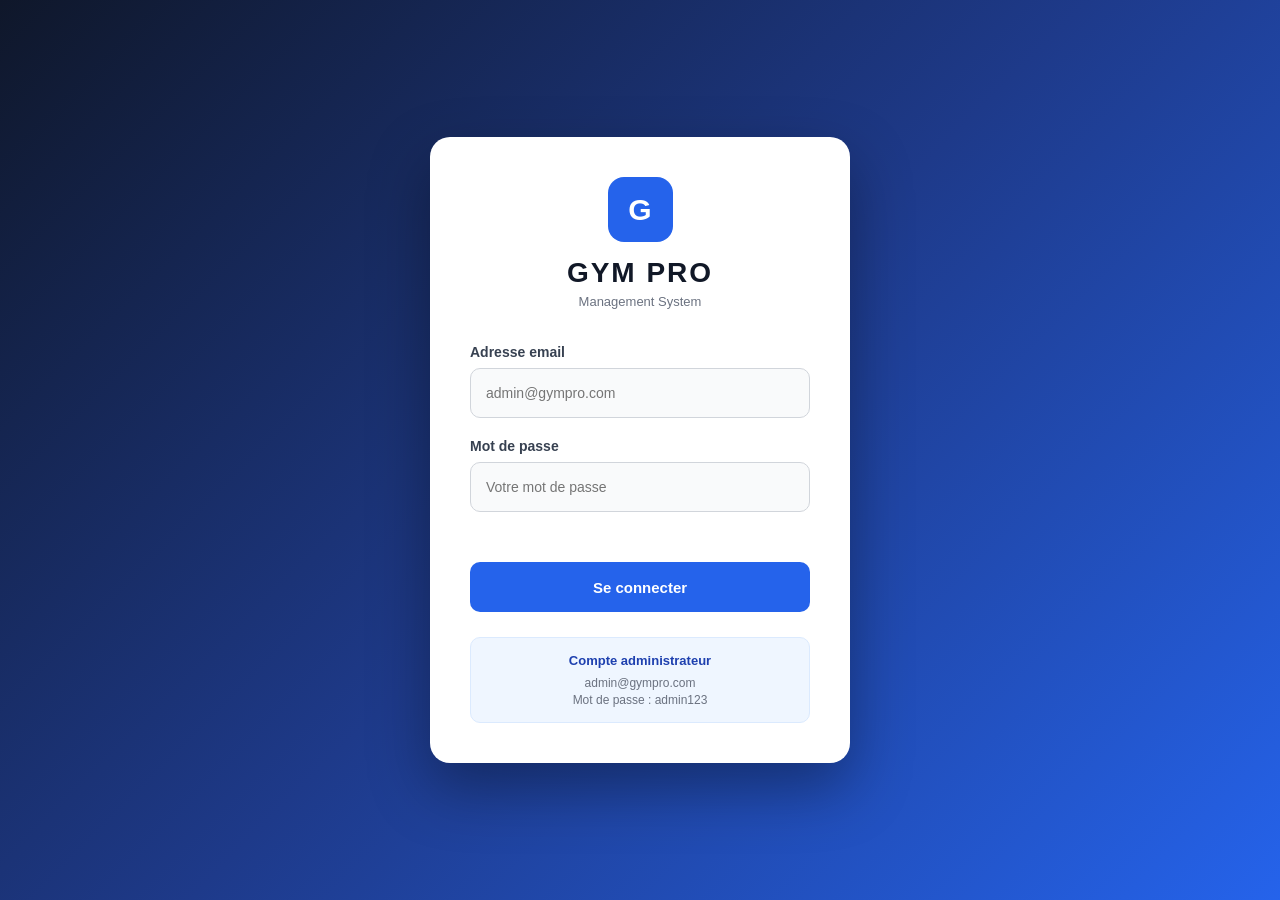
<file: index.html>
<!DOCTYPE html>
<html lang="fr">

<head>
    <meta charset="UTF-8">
    <meta name="viewport" content="width=device-width, initial-scale=1.0">

    <title>Gym Pro - Connexion</title>

    <link rel="stylesheet" href="style.css">
</head>

<body>

    <div class="login-page">

        <div class="login-card">

            <div class="logo">
                <div class="logo-circle">G</div>
                <h1>GYM PRO</h1>
                <p>Management System</p>
            </div>

            <form id="loginForm">

                <div class="form-group">

                    <label for="email">
                        Adresse email
                    </label>

                    <input
                        type="email"
                        id="email"
                        placeholder="admin@gympro.com"
                        required
                    >

                </div>


                <div class="form-group">

                    <label for="password">
                        Mot de passe
                    </label>

                    <input
                        type="password"
                        id="password"
                        placeholder="Votre mot de passe"
                        required
                    >

                </div>


                <div
                    id="loginError"
                    class="login-error"
                ></div>


                <button
                    type="submit"
                    class="login-btn"
                >
                    Se connecter
                </button>

            </form>


            <div class="login-help">

                <strong>
                    Compte administrateur
                </strong>

                <span>
                    admin@gympro.com
                </span>

                <span>
                    Mot de passe : admin123
                </span>

            </div>

        </div>

    </div>


    <script src="js.js"></script>

</body>

</html>
</file>
<file: style.css>
* {
    margin: 0;
    padding: 0;
    box-sizing: border-box;
}

body {
    font-family: Arial, Helvetica, sans-serif;
    min-height: 100vh;

    background: linear-gradient(
        135deg,
        #0f172a,
        #1e3a8a,
        #2563eb
    );

    color: #111827;
}


/* =========================
   LOGIN PAGE
========================= */

.login-page {
    min-height: 100vh;

    display: flex;
    align-items: center;
    justify-content: center;

    padding: 20px;
}


/* =========================
   CARD
========================= */

.login-card {
    width: 100%;
    max-width: 420px;

    background: #ffffff;

    border-radius: 20px;

    padding: 40px;

    box-shadow:
        0 25px 60px rgba(0, 0, 0, 0.35);
}


/* =========================
   LOGO
========================= */

.logo {
    text-align: center;

    margin-bottom: 35px;
}

.logo-circle {
    width: 65px;
    height: 65px;

    margin: 0 auto 15px;

    border-radius: 16px;

    background: #2563eb;

    color: white;

    display: flex;
    align-items: center;
    justify-content: center;

    font-size: 30px;
    font-weight: bold;
}

.logo h1 {
    font-size: 28px;

    color: #111827;

    letter-spacing: 2px;
}

.logo p {
    margin-top: 5px;

    color: #6b7280;

    font-size: 13px;
}


/* =========================
   FORM
========================= */

.form-group {
    margin-bottom: 20px;
}

.form-group label {
    display: block;

    margin-bottom: 8px;

    color: #374151;

    font-size: 14px;

    font-weight: 600;
}

.form-group input {
    width: 100%;

    height: 50px;

    padding: 0 15px;

    border: 1px solid #d1d5db;

    border-radius: 10px;

    outline: none;

    font-size: 14px;

    background: #f9fafb;

    transition: 0.2s;
}

.form-group input:focus {
    border-color: #2563eb;

    background: #ffffff;

    box-shadow:
        0 0 0 3px rgba(37, 99, 235, 0.12);
}


/* =========================
   ERROR
========================= */

.login-error {
    min-height: 20px;

    margin-bottom: 10px;

    text-align: center;

    color: #dc2626;

    font-size: 13px;

    font-weight: 600;
}


/* =========================
   BUTTON
========================= */

.login-btn {
    width: 100%;

    height: 50px;

    border: none;

    border-radius: 10px;

    background: #2563eb;

    color: white;

    font-size: 15px;

    font-weight: bold;

    cursor: pointer;

    transition: 0.2s;
}

.login-btn:hover {
    background: #1d4ed8;

    transform: translateY(-1px);
}


/* =========================
   HELP
========================= */

.login-help {
    margin-top: 25px;

    padding: 15px;

    border-radius: 10px;

    background: #eff6ff;

    border: 1px solid #dbeafe;

    text-align: center;
}

.login-help strong {
    display: block;

    margin-bottom: 8px;

    color: #1e40af;

    font-size: 13px;
}

.login-help span {
    display: block;

    margin-top: 3px;

    color: #6b7280;

    font-size: 12px;
}


/* =========================
   MOBILE
========================= */

@media (max-width: 500px) {

    .login-page {
        padding: 15px;
    }

    .login-card {
        padding: 30px 22px;
    }

    .logo h1 {
        font-size: 24px;
    }
}
</file>
<file: dashboard.css>
/* =========================================================
   GYM PRO - DASHBOARD CSS
========================================================= */

* {
    margin: 0;
    padding: 0;
    box-sizing: border-box;
}

:root {
    --bg: #0f172a;
    --sidebar: #111827;
    --card: #1e293b;
    --card-hover: #243247;
    --border: #334155;
    --text: #f8fafc;
    --muted: #94a3b8;

    --primary: #2563eb;
    --primary-hover: #1d4ed8;

    --success: #22c55e;
    --danger: #ef4444;
    --warning: #f59e0b;

    --white: #ffffff;

    --shadow: 0 10px 30px rgba(0, 0, 0, 0.25);
}

html {
    scroll-behavior: smooth;
}

body {
    font-family: Arial, Helvetica, sans-serif;
    background: var(--bg);
    color: var(--text);
    min-height: 100vh;
    overflow-x: hidden;
}

button,
input,
select,
textarea {
    font-family: inherit;
}


/* =========================================================
   SIDEBAR
========================================================= */

.sidebar {
    width: 250px;
    min-height: 100vh;

    position: fixed;
    top: 0;
    left: 0;
    bottom: 0;

    background: var(--sidebar);
    border-right: 1px solid var(--border);

    z-index: 1500;

    display: flex;
    flex-direction: column;

    transition: transform 0.25s ease;
}


/* ================= SIDEBAR HEADER ================= */

.sidebar-header {
    padding: 22px 20px;
    border-bottom: 1px solid var(--border);
}

.logo {
    display: flex;
    align-items: center;
    gap: 12px;
}

.logo-icon {
    width: 42px;
    height: 42px;

    display: flex;
    align-items: center;
    justify-content: center;

    background: var(--primary);
    color: white;

    border-radius: 10px;

    font-size: 21px;
    font-weight: bold;
}

.logo-text {
    display: flex;
    flex-direction: column;
}

.logo-text strong {
    font-size: 18px;
    color: var(--white);
}

.logo-text small {
    color: var(--muted);
    font-size: 11px;
    margin-top: 3px;
}


/* ================= NAV ================= */

.sidebar-nav {
    padding: 20px 12px;
    flex: 1;
}

.nav-link {
    width: 100%;

    display: flex;
    align-items: center;

    gap: 12px;

    padding: 13px 14px;
    margin-bottom: 7px;

    color: var(--muted);
    text-decoration: none;

    border-radius: 8px;

    transition: 0.2s;

    cursor: pointer;
}

.nav-link:hover {
    background: var(--card);
    color: var(--white);
}

.nav-link.active {
    background: var(--primary);
    color: var(--white);
}

.nav-icon {
    width: 22px;
    text-align: center;
    font-size: 17px;
}


/* ================= SIDEBAR BOTTOM ================= */

.sidebar-bottom {
    padding: 15px;
    border-top: 1px solid var(--border);
}

.logout-btn {
    width: 100%;

    display: flex;
    align-items: center;
    justify-content: center;

    gap: 8px;

    padding: 12px;

    border: none;
    border-radius: 8px;

    background: rgba(239, 68, 68, 0.12);
    color: #f87171;

    cursor: pointer;

    font-size: 14px;

    transition: 0.2s;
}

.logout-btn:hover {
    background: rgba(239, 68, 68, 0.2);
}


/* =========================================================
   MAIN DASHBOARD
========================================================= */

.dashboard-main {
    margin-left: 250px;

    width: calc(100% - 250px);

    min-height: 100vh;

    padding: 25px;
}


/* =========================================================
   HEADER
========================================================= */

.dashboard-header {
    display: flex;
    align-items: center;
    justify-content: space-between;

    gap: 20px;

    margin-bottom: 25px;
}

.header-left {
    display: flex;
    align-items: center;
    gap: 15px;
}

.header-left h1 {
    font-size: 28px;
    margin-bottom: 5px;
}

.header-left p {
    color: var(--muted);
    font-size: 14px;
}

.header-right {
    display: flex;
    align-items: center;
    gap: 15px;
}


/* ================= MOBILE BUTTON ================= */

.mobile-menu-btn {
    display: none;

    width: 42px;
    height: 42px;

    border: 1px solid var(--border);
    border-radius: 8px;

    background: var(--card);
    color: var(--white);

    cursor: pointer;

    font-size: 20px;
}


/* ================= THEME ================= */

.theme-toggle {
    width: 40px;
    height: 40px;

    border: 1px solid var(--border);
    border-radius: 8px;

    background: var(--card);
    color: var(--white);

    cursor: pointer;

    font-size: 18px;
}

.theme-toggle:hover {
    background: var(--card-hover);
}


/* ================= ADMIN ================= */

.admin-profile {
    display: flex;
    align-items: center;
    gap: 10px;
}

.admin-avatar {
    width: 40px;
    height: 40px;

    display: flex;
    align-items: center;
    justify-content: center;

    border-radius: 50%;

    background: var(--primary);
    color: white;

    font-weight: bold;
}

.admin-info {
    display: flex;
    flex-direction: column;
}

.admin-info strong {
    font-size: 13px;
}

.admin-info span {
    color: var(--muted);
    font-size: 11px;
    margin-top: 3px;
}


/* =========================================================
   DASHBOARD CONTENT
========================================================= */

.dashboard-content {
    width: 100%;
}


/* =========================================================
   EXPIRATION ALERT
========================================================= */

.expiration-alert {
    display: flex;
    align-items: center;

    gap: 13px;

    padding: 14px 16px;

    margin-bottom: 20px;

    background: rgba(245, 158, 11, 0.1);

    border: 1px solid rgba(245, 158, 11, 0.3);

    border-radius: 10px;

    color: #fbbf24;
}

.alert-icon {
    font-size: 22px;
}

.alert-content strong {
    display: block;
    margin-bottom: 3px;
}

.alert-content p {
    font-size: 13px;
}


/* =========================================================
   STATISTICS
========================================================= */

.stats-grid {
    display: grid;

    grid-template-columns: repeat(5, 1fr);

    gap: 16px;

    margin-bottom: 25px;
}

.stat-card {
    background: var(--card);

    border: 1px solid var(--border);

    border-radius: 12px;

    padding: 18px;

    box-shadow: var(--shadow);

    display: flex;
    align-items: center;

    gap: 13px;

    min-width: 0;
}

.stat-icon {
    width: 45px;
    height: 45px;

    flex-shrink: 0;

    display: flex;
    align-items: center;
    justify-content: center;

    border-radius: 10px;

    font-size: 20px;
}

.members-icon {
    background: rgba(37, 99, 235, 0.15);
}

.active-icon {
    background: rgba(34, 197, 94, 0.15);
    color: #4ade80;
}

.payment-icon {
    background: rgba(168, 85, 247, 0.15);
}

.revenue-icon {
    background: rgba(245, 158, 11, 0.15);
}

.expired-icon {
    background: rgba(239, 68, 68, 0.15);
    color: #f87171;
}

.stat-info {
    min-width: 0;
}

.stat-info span {
    display: block;

    color: var(--muted);

    font-size: 12px;

    margin-bottom: 6px;
}

.stat-info strong {
    display: block;

    font-size: 22px;

    white-space: nowrap;
}


/* =========================================================
   SECTIONS
========================================================= */

.dashboard-section {
    background: var(--card);

    border: 1px solid var(--border);

    border-radius: 12px;

    padding: 20px;

    margin-bottom: 25px;

    box-shadow: var(--shadow);
}

.section-header {
    display: flex;
    align-items: center;
    justify-content: space-between;

    gap: 15px;

    margin-bottom: 20px;
}

.section-header h2 {
    font-size: 20px;

    margin-bottom: 5px;
}

.section-header p {
    color: var(--muted);

    font-size: 13px;
}


/* =========================================================
   BUTTONS
========================================================= */

.primary-btn {
    display: inline-flex;
    align-items: center;
    justify-content: center;

    gap: 7px;

    background: var(--primary);

    color: var(--white);

    border: none;

    padding: 11px 17px;

    border-radius: 8px;

    cursor: pointer;

    font-size: 14px;

    transition: 0.2s;
}

.primary-btn:hover {
    background: var(--primary-hover);
}

.secondary-btn {
    display: inline-flex;
    align-items: center;
    justify-content: center;

    background: #334155;

    color: var(--white);

    border: none;

    padding: 11px 17px;

    border-radius: 8px;

    cursor: pointer;

    font-size: 14px;
}

.secondary-btn:hover {
    background: #475569;
}


/* =========================================================
   FILTERS
========================================================= */

.filters {
    display: flex;

    align-items: center;

    gap: 12px;

    margin-bottom: 18px;

    flex-wrap: wrap;
}

.search-box {
    flex: 1;

    min-width: 240px;

    position: relative;
}

.search-box span {
    position: absolute;

    left: 13px;
    top: 50%;

    transform: translateY(-50%);

    color: var(--muted);
}

.search-box input {
    width: 100%;

    padding: 11px 13px 11px 40px;

    background: var(--bg);

    color: var(--text);

    border: 1px solid var(--border);

    border-radius: 8px;

    outline: none;

    font-size: 14px;
}

.search-box input:focus {
    border-color: var(--primary);
}

.filters select {
    min-width: 220px;

    padding: 11px 13px;

    background: var(--bg);

    color: var(--text);

    border: 1px solid var(--border);

    border-radius: 8px;

    outline: none;
}


/* =========================================================
   TABLE
========================================================= */

.table-wrapper {
    width: 100%;

    overflow-x: auto;

    border: 1px solid var(--border);

    border-radius: 10px;

    -webkit-overflow-scrolling: touch;
}

.data-table {
    width: 100%;

    border-collapse: collapse;

    min-width: 850px;
}

.data-table thead {
    background: #172033;
}

.data-table th,
.data-table td {
    padding: 14px;

    text-align: left;

    border-bottom: 1px solid var(--border);

    white-space: nowrap;
}

.data-table th {
    color: var(--muted);

    font-size: 12px;

    font-weight: 600;
}

.data-table td {
    font-size: 14px;
}

.data-table tbody tr:hover {
    background: rgba(255, 255, 255, 0.025);
}

.data-table tbody tr:last-child td {
    border-bottom: none;
}


/* =========================================================
   EMPTY STATE
========================================================= */

.empty-state {
    text-align: center !important;

    padding: 35px !important;

    color: var(--muted);
}


/* =========================================================
   ACTION BUTTONS
========================================================= */

.action-btn {
    width: 34px;
    height: 34px;

    border: 1px solid var(--border);

    border-radius: 7px;

    background: transparent;

    cursor: pointer;

    font-size: 15px;

    margin-right: 4px;

    transition: 0.2s;
}

.action-btn:hover {
    background: var(--card-hover);

    transform: translateY(-1px);
}


/* =========================================================
   STATUS
========================================================= */

.status-active,
.status-expired,
.status-warning {
    display: inline-block;

    padding: 5px 9px;

    border-radius: 20px;

    font-size: 11px;

    font-weight: bold;
}

.status-active {
    background: rgba(34, 197, 94, 0.12);

    color: #4ade80;
}

.status-expired {
    background: rgba(239, 68, 68, 0.12);

    color: #f87171;
}

.status-warning {
    background: rgba(245, 158, 11, 0.12);

    color: #fbbf24;
}


/* =========================================================
   CHART
========================================================= */

.chart-controls select {
    background: var(--bg);

    color: var(--text);

    border: 1px solid var(--border);

    padding: 9px 12px;

    border-radius: 7px;

    outline: none;
}

.chart-container {
    width: 100%;

    height: 350px;

    position: relative;
}

#revenueChart {
    display: block;

    width: 100%;

    height: 100%;
}

.chart-empty {
    position: absolute;

    inset: 0;

    display: flex;

    align-items: center;
    justify-content: center;

    flex-direction: column;

    color: var(--muted);

    gap: 8px;
}

.chart-empty div {
    font-size: 35px;
}

.chart-empty p {
    font-size: 14px;
}


/* =========================================================
   PAYMENT SUMMARY
========================================================= */

.payment-summary {
    display: grid;

    grid-template-columns: repeat(2, 1fr);

    gap: 15px;

    margin-bottom: 20px;
}

.payment-summary > div {
    background: var(--bg);

    border: 1px solid var(--border);

    border-radius: 10px;

    padding: 17px;
}

.payment-summary span {
    display: block;

    color: var(--muted);

    font-size: 13px;

    margin-bottom: 7px;
}

.payment-summary strong {
    font-size: 23px;
}


/* =========================================================
   RECENT PAYMENTS
========================================================= */

.recent-payments {
    display: flex;

    flex-direction: column;

    gap: 10px;
}

.recent-item {
    display: flex;

    align-items: center;

    justify-content: space-between;

    gap: 15px;

    padding: 13px;

    background: var(--bg);

    border: 1px solid var(--border);

    border-radius: 8px;
}

.recent-item strong {
    font-size: 14px;
}

.recent-item small {
    display: block;

    color: var(--muted);

    margin-top: 4px;

    font-size: 12px;
}


/* =========================================================
   MODALS
========================================================= */

.modal-overlay {
    position: fixed;

    inset: 0;

    display: none;

    align-items: center;
    justify-content: center;

    padding: 20px;

    background: rgba(2, 6, 23, 0.78);

    backdrop-filter: blur(5px);
    -webkit-backdrop-filter: blur(5px);

    z-index: 3000;

    overflow-y: auto;
}


/* IMPORTANT
   JS uses class "show"
*/

.modal-overlay.show {
    display: flex;
}

.modal {
    width: 100%;

    max-width: 600px;

    max-height: 92vh;

    overflow-y: auto;

    background: var(--card);

    border: 1px solid var(--border);

    border-radius: 14px;

    box-shadow: 0 25px 70px rgba(0, 0, 0, 0.5);

    animation: modalShow 0.2s ease;
}

@keyframes modalShow {
    from {
        opacity: 0;

        transform:
            translateY(15px)
            scale(0.98);
    }

    to {
        opacity: 1;

        transform:
            translateY(0)
            scale(1);
    }
}


/* =========================================================
   MODAL HEADER
========================================================= */

.modal-header {
    display: flex;

    align-items: flex-start;

    justify-content: space-between;

    gap: 15px;

    padding: 18px 20px;

    border-bottom: 1px solid var(--border);
}

.modal-header h2 {
    font-size: 20px;

    margin-bottom: 4px;
}

.modal-header p {
    color: var(--muted);

    font-size: 12px;
}

.close-btn {
    border: none;

    background: transparent;

    color: var(--muted);

    font-size: 28px;

    cursor: pointer;

    line-height: 1;

    padding: 0 3px;
}

.close-btn:hover {
    color: var(--white);
}


/* =========================================================
   FORMS
========================================================= */

#memberForm,
#paymentForm {
    padding: 20px;
}

.form-grid {
    display: grid;

    grid-template-columns: 1fr 1fr;

    gap: 15px;
}

.form-group {
    min-width: 0;
}

.form-group label {
    display: block;

    margin-bottom: 7px;

    color: var(--muted);

    font-size: 13px;
}

.form-group input,
.form-group select,
.form-group textarea {
    width: 100%;

    padding: 12px 13px;

    background: var(--bg);

    color: var(--text);

    border: 1px solid var(--border);

    border-radius: 8px;

    outline: none;

    font-size: 14px;
}

.form-group input:focus,
.form-group select:focus,
.form-group textarea:focus {
    border-color: var(--primary);

    box-shadow: 0 0 0 2px rgba(37, 99, 235, 0.12);
}

.form-group input::placeholder {
    color: #64748b;
}


/* =========================================================
   MODAL ACTIONS
========================================================= */

.modal-actions {
    display: flex;

    justify-content: flex-end;

    align-items: center;

    gap: 10px;

    padding: 0 20px 20px;
}

#memberForm .modal-actions,
#paymentForm .modal-actions {
    padding: 20px 0 0;
}


/* =========================================================
   PROFILE
========================================================= */

.profile-header {
    display: flex;

    align-items: center;

    gap: 15px;

    padding: 20px;

    border-bottom: 1px solid var(--border);
}

.profile-avatar {
    width: 60px;
    height: 60px;

    flex-shrink: 0;

    display: flex;

    align-items: center;
    justify-content: center;

    border-radius: 50%;

    background: var(--primary);

    color: white;

    font-size: 23px;

    font-weight: bold;
}

.profile-header h3 {
    margin-bottom: 4px;
}

.profile-header p {
    color: var(--muted);

    font-size: 13px;

    margin-bottom: 7px;
}

.status-badge {
    display: inline-block;

    padding: 5px 9px;

    border-radius: 20px;

    font-size: 11px;

    font-weight: bold;
}


/* =========================================================
   PROFILE GRID
========================================================= */

.profile-grid {
    display: grid;

    grid-template-columns: 1fr 1fr;

    gap: 12px;

    padding: 20px;
}

.profile-item {
    background: var(--bg);

    border: 1px solid var(--border);

    border-radius: 8px;

    padding: 13px;
}

.profile-item span {
    display: block;

    color: var(--muted);

    font-size: 12px;

    margin-bottom: 5px;
}

.profile-item strong {
    font-size: 14px;
}


/* =========================================================
   PROFILE PAYMENTS
========================================================= */

.profile-payments-section {
    padding: 0 20px 20px;
}

.profile-payments-section h3 {
    font-size: 16px;

    margin-bottom: 12px;
}

.profile-payment {
    display: flex;

    align-items: center;

    justify-content: space-between;

    padding: 11px;

    background: var(--bg);

    border: 1px solid var(--border);

    border-radius: 7px;

    margin-bottom: 7px;
}

.profile-payment span {
    color: var(--muted);

    font-size: 12px;
}

.profile-payment strong {
    color: #4ade80;

    font-size: 13px;
}


/* =========================================================
   TOAST
========================================================= */

.toast {
    position: fixed;

    right: 20px;

    bottom: 20px;

    min-width: 260px;

    max-width: calc(100% - 40px);

    padding: 14px 18px;

    background: #1e293b;

    color: white;

    border: 1px solid var(--border);

    border-radius: 9px;

    box-shadow: var(--shadow);

    opacity: 0;

    visibility: hidden;

    transform: translateY(15px);

    transition: 0.25s;

    z-index: 5000;
}

.toast.show {
    opacity: 1;

    visibility: visible;

    transform: translateY(0);
}


/* =========================================================
   LIGHT MODE
========================================================= */

body.light-mode {
    --bg: #f1f5f9;

    --sidebar: #ffffff;

    --card: #ffffff;

    --card-hover: #f8fafc;

    --border: #e2e8f0;

    --text: #0f172a;

    --muted: #64748b;
}

body.light-mode .data-table thead {
    background: #f8fafc;
}

body.light-mode .nav-link:hover {
    background: #f1f5f9;
}

body.light-mode .secondary-btn {
    background: #475569;
}


/* =========================================================
   RESPONSIVE - TABLET
========================================================= */

@media (max-width: 1200px) {

    .stats-grid {
        grid-template-columns: repeat(3, 1fr);
    }
}


/* =========================================================
   RESPONSIVE - MOBILE
========================================================= */

@media (max-width: 768px) {

    /* SIDEBAR */

    .sidebar {
        transform: translateX(-100%);
    }

    .sidebar.open {
        transform: translateX(0);
    }


    /* MAIN */

    .dashboard-main {
        margin-left: 0;

        width: 100%;

        padding: 15px;
    }


    /* HEADER */

    .mobile-menu-btn {
        display: block;
    }

    .dashboard-header {
        align-items: flex-start;
    }

    .header-left {
        align-items: flex-start;
    }

    .header-left h1 {
        font-size: 22px;
    }

    .header-left p {
        font-size: 12px;
    }

    .header-right {
        gap: 8px;
    }

    .admin-info {
        display: none;
    }


    /* STATS */

    .stats-grid {
        grid-template-columns: repeat(2, 1fr);

        gap: 10px;
    }

    .stat-card {
        padding: 14px;
    }

    .stat-info strong {
        font-size: 19px;
    }


    /* SECTIONS */

    .dashboard-section {
        padding: 15px;
    }

    .section-header {
        flex-direction: column;

        align-items: stretch;
    }

    .section-header .primary-btn {
        width: 100%;
    }


    /* FILTERS */

    .filters {
        flex-direction: column;

        align-items: stretch;
    }

    .search-box {
        width: 100%;

        min-width: 0;
    }

    .filters select {
        width: 100%;

        min-width: 0;
    }


    /* TABLE */

    .table-wrapper {
        overflow-x: auto;
    }


    /* MODAL */

    .modal-overlay {
        align-items: flex-start;

        padding: 10px;
    }

    .modal {
        max-width: 100%;

        max-height: 94vh;

        margin-top: 5px;
    }

    .modal-header {
        padding: 15px;
    }

    .modal-header h2 {
        font-size: 18px;
    }

    #memberForm,
    #paymentForm {
        padding: 15px;
    }

    .form-grid {
        grid-template-columns: 1fr;

        gap: 0;
    }

    .form-group {
        margin-bottom: 15px;
    }

    .modal-actions {
        flex-direction: column-reverse;

        align-items: stretch;

        padding: 0 15px 15px;
    }

    .modal-actions button {
        width: 100%;
    }

    #memberForm .modal-actions,
    #paymentForm .modal-actions {
        padding-top: 10px;
    }


    /* PROFILE */

    .profile-grid {
        grid-template-columns: 1fr;

        padding: 15px;
    }

    .profile-header {
        padding: 15px;
    }

    .profile-payments-section {
        padding: 0 15px 15px;
    }


    /* PAYMENT */

    .payment-summary {
        grid-template-columns: 1fr;
    }


    /* CHART */

    .chart-container {
        height: 280px;
    }


    /* TOAST */

    .toast {
        left: 15px;

        right: 15px;

        bottom: 15px;

        min-width: auto;

        max-width: none;
    }
}


/* =========================================================
   RESPONSIVE - SMALL PHONE
========================================================= */

@media (max-width: 480px) {

    .dashboard-main {
        padding: 10px;
    }

    .dashboard-header {
        margin-bottom: 18px;
    }

    .header-left h1 {
        font-size: 20px;
    }

    .header-left p {
        display: none;
    }

    .theme-toggle {
        width: 38px;
        height: 38px;
    }

    .mobile-menu-btn {
        width: 38px;
        height: 38px;
    }


    .stats-grid {
        grid-template-columns: 1fr;
    }

    .stat-card {
        padding: 15px;
    }

    .stat-info strong {
        font-size: 22px;
    }


    .dashboard-section {
        padding: 12px;
    }


    .chart-container {
        height: 240px;
    }


    .modal-overlay {
        padding: 6px;
    }

    .modal {
        max-height: 97vh;
    }

    .form-group input,
    .form-group select {
        font-size: 16px;
    }
}
</file>
